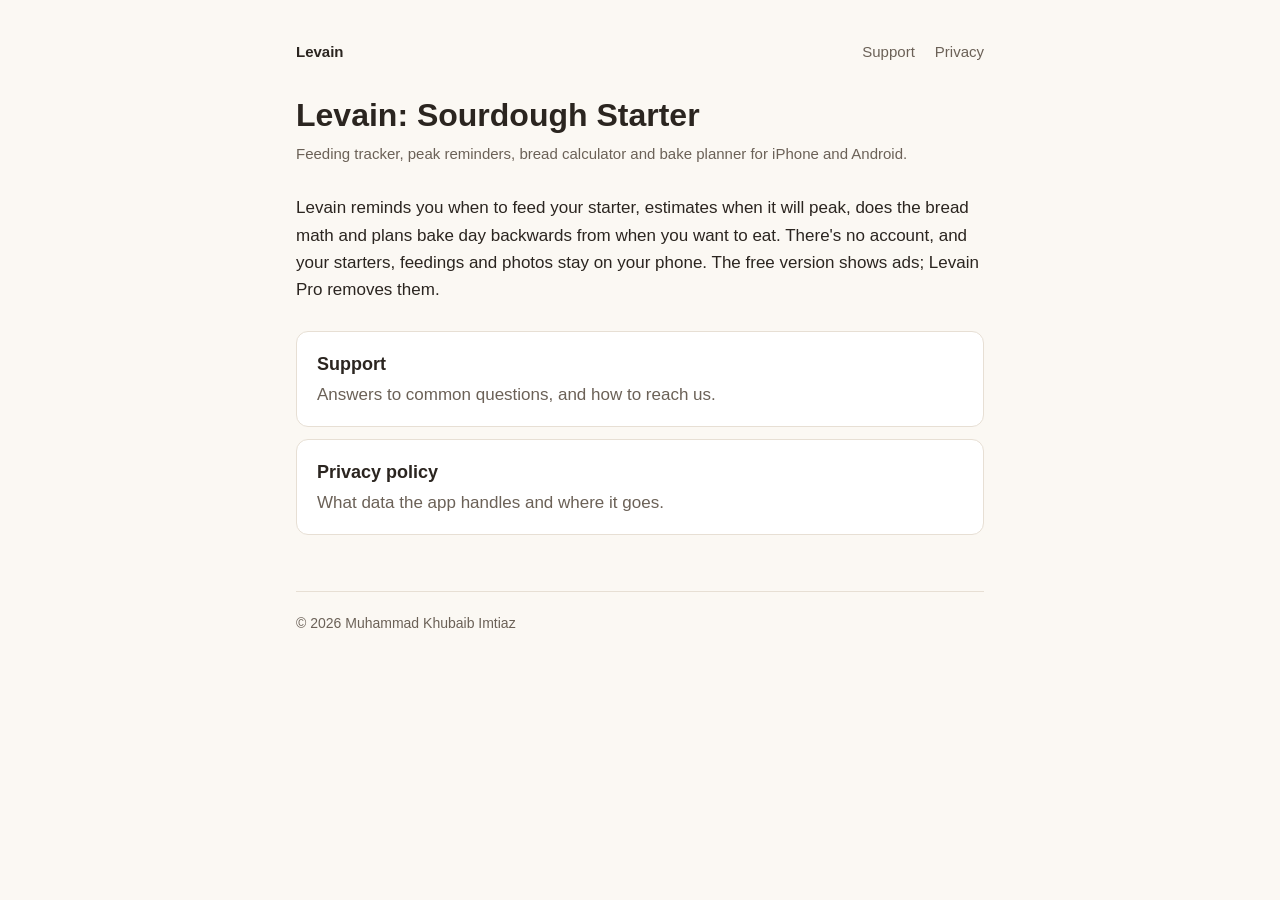
<file: index.html>
<!doctype html>
<html lang="en">
<head>
  <meta charset="utf-8">
  <meta name="viewport" content="width=device-width, initial-scale=1">
  <title>Levain: Sourdough Starter</title>
  <meta name="description" content="Levain tracks your sourdough starter, reminds you when to feed it and plans bake day.">
  <link rel="stylesheet" href="style.css">
</head>
<body>
<main>
  <nav>
    <a class="brand" href="./" aria-current="page">Levain</a>
    <a href="support/">Support</a>
    <a href="privacy/">Privacy</a>
  </nav>

  <h1>Levain: Sourdough Starter</h1>
  <p class="meta">Feeding tracker, peak reminders, bread calculator and bake planner for iPhone and Android.</p>

  <p>Levain reminds you when to feed your starter, estimates when it will peak, does the bread math and plans bake
    day backwards from when you want to eat. There's no account, and your starters, feedings and photos stay on
    your phone. The free version shows ads; Levain Pro removes them.</p>

  <div class="cards">
    <a class="card" href="support/"><strong>Support</strong><span>Answers to common questions, and how to reach us.</span></a>
    <a class="card" href="privacy/"><strong>Privacy policy</strong><span>What data the app handles and where it goes.</span></a>
  </div>

  <footer>© 2026 Muhammad Khubaib Imtiaz</footer>
</main>
</body>
</html>
</file>
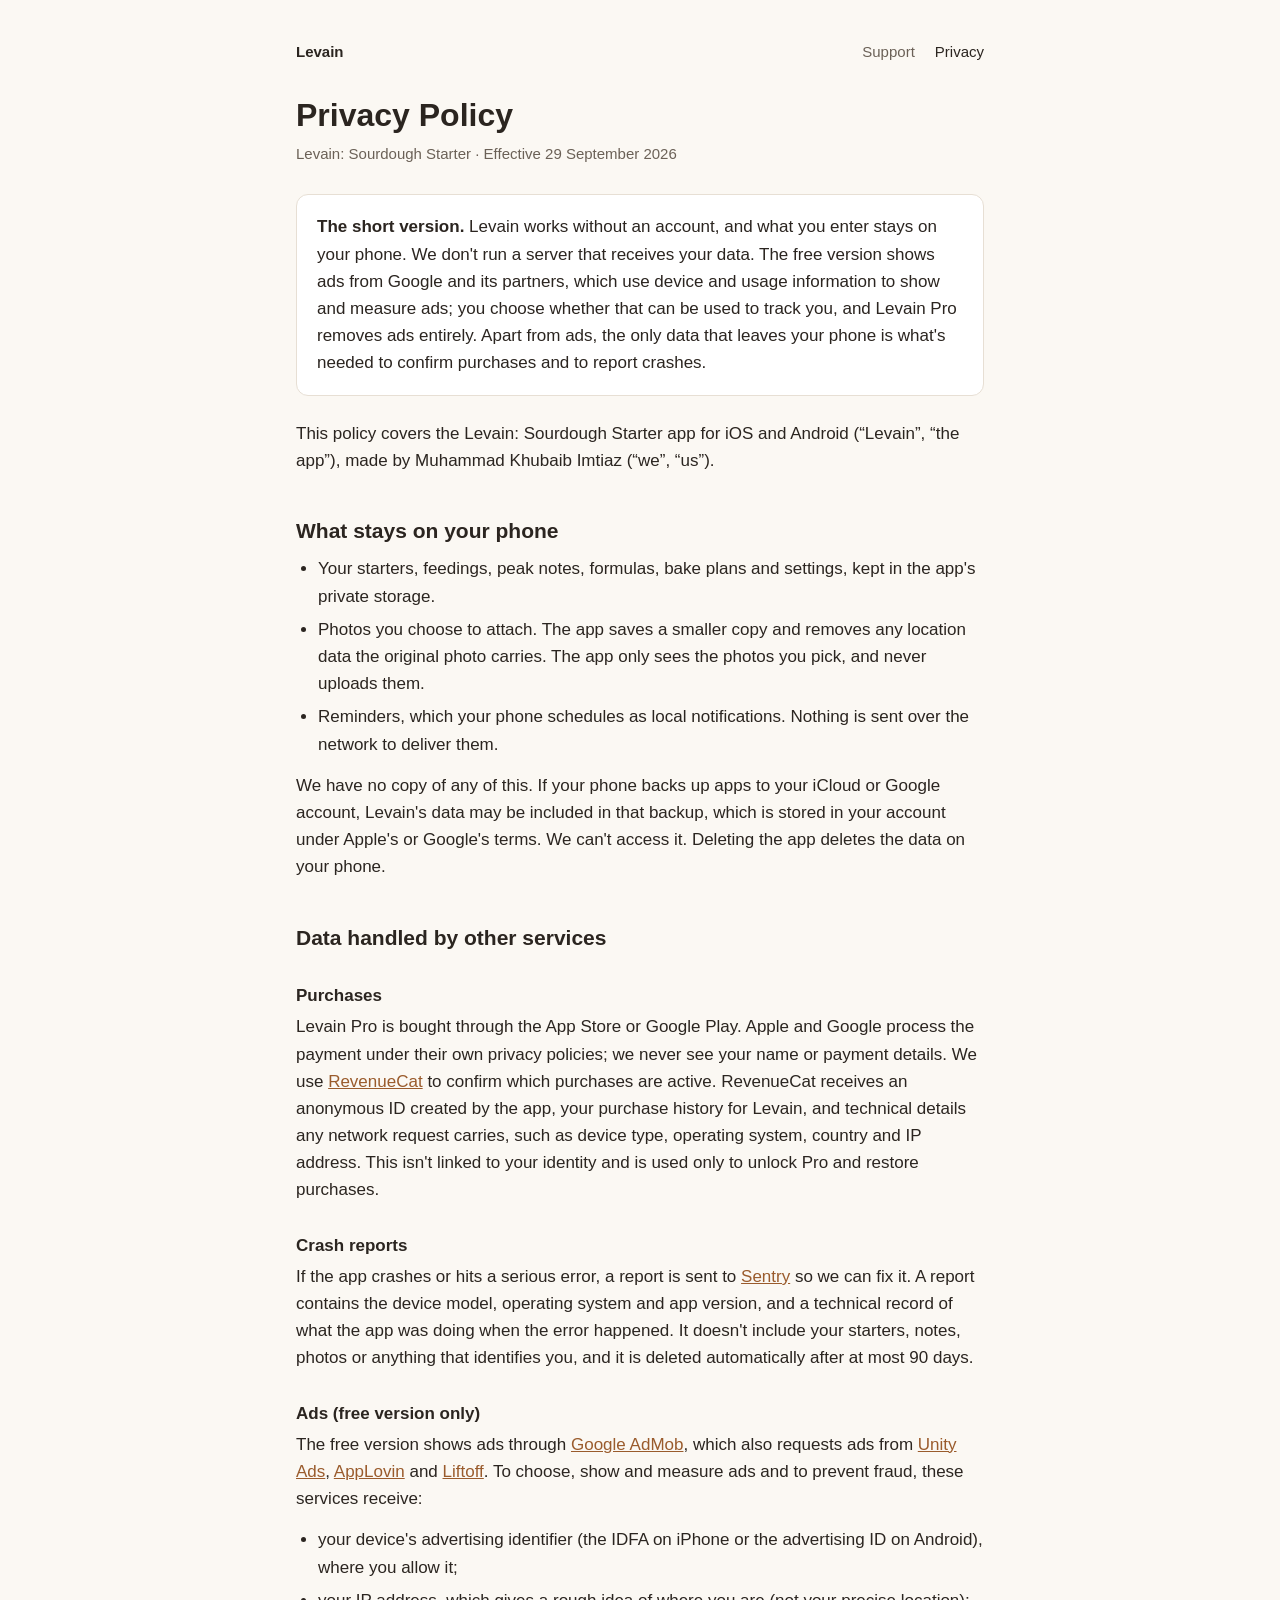
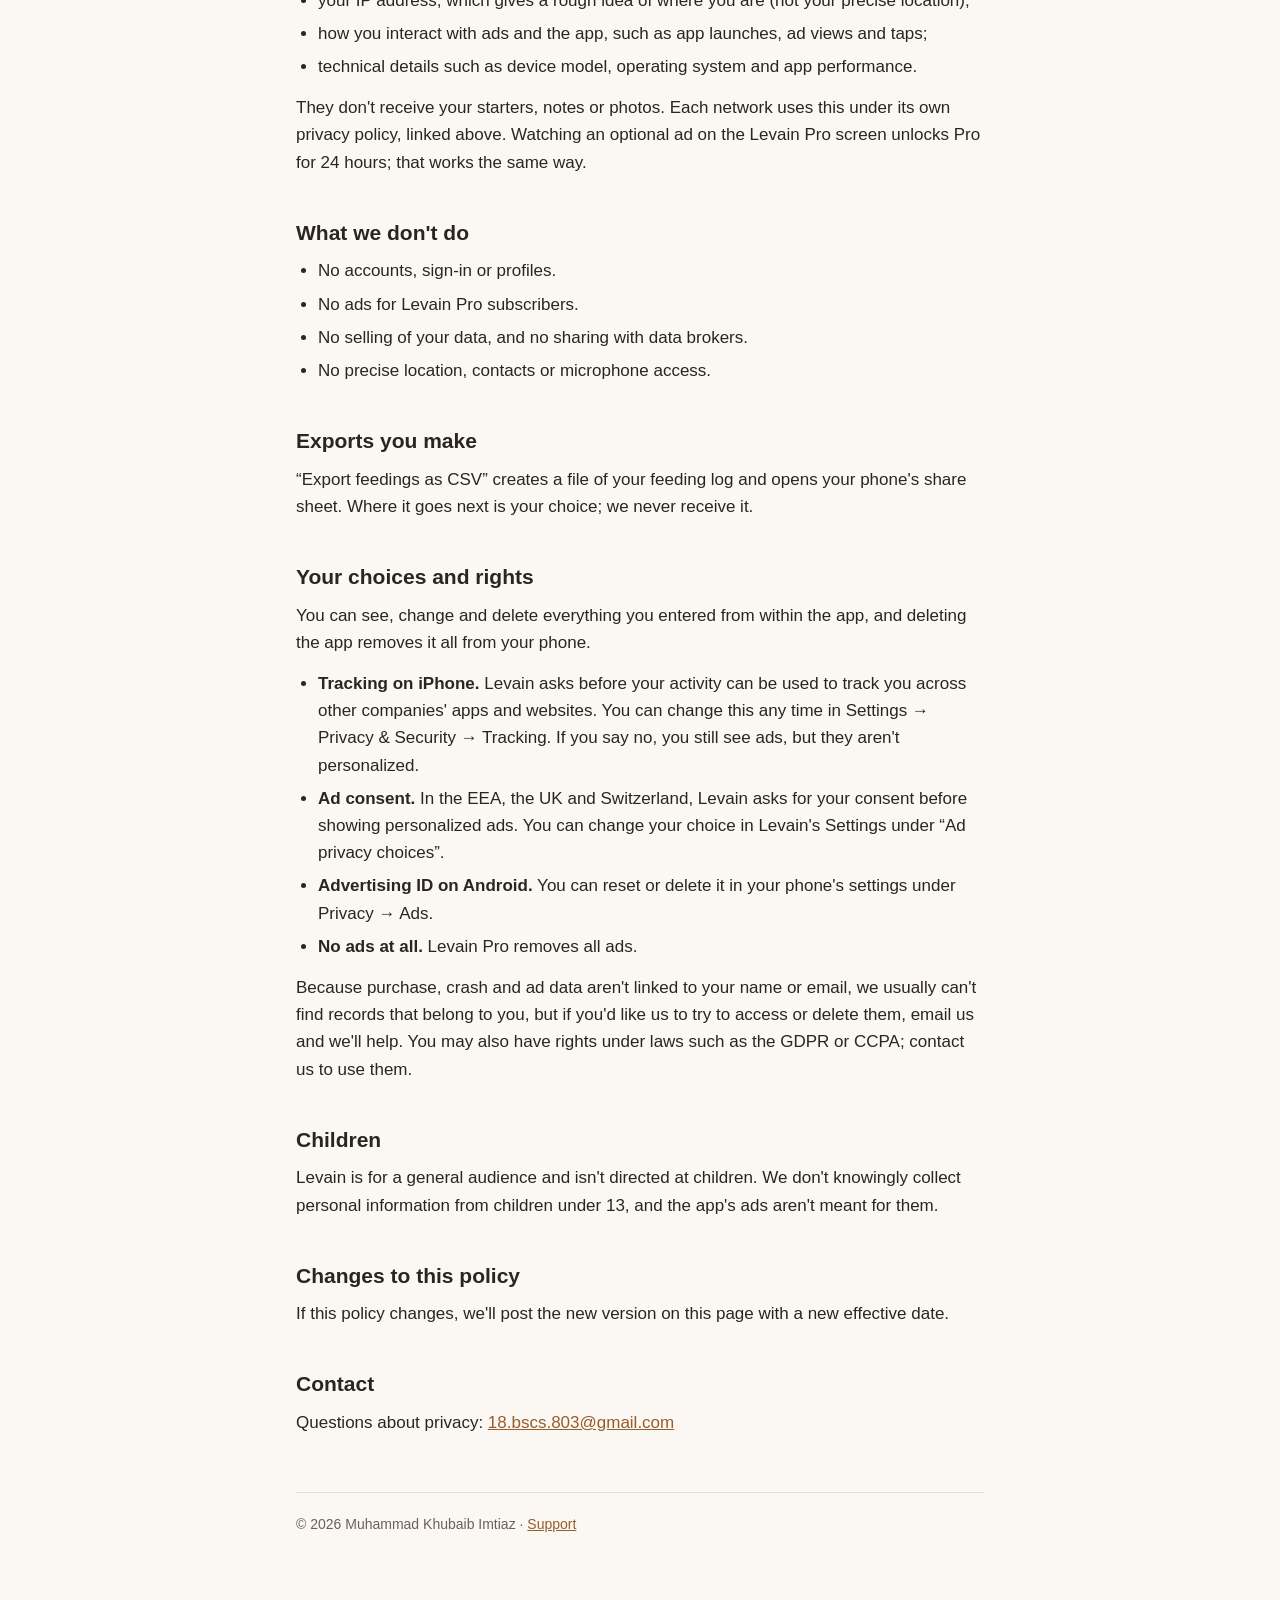
<file: privacy/index.html>
<!doctype html>
<html lang="en">
<head>
  <meta charset="utf-8">
  <meta name="viewport" content="width=device-width, initial-scale=1">
  <title>Privacy Policy · Levain</title>
  <meta name="description" content="Privacy policy for Levain: Sourdough Starter.">
  <link rel="stylesheet" href="../style.css">
</head>
<body>
<main>
  <nav>
    <a class="brand" href="../">Levain</a>
    <a href="../support/">Support</a>
    <a href="./" aria-current="page">Privacy</a>
  </nav>

  <h1>Privacy Policy</h1>
  <p class="meta">Levain: Sourdough Starter · Effective 29 September 2026</p>

  <div class="summary">
    <p><strong>The short version.</strong> Levain works without an account, and what you enter stays on your
      phone. We don't run a server that receives your data. The free version shows ads from Google and its partners,
      which use device and usage information to show and measure ads; you choose whether that can be used to track
      you, and Levain Pro removes ads entirely. Apart from ads, the only data that leaves your phone is what's needed
      to confirm purchases and to report crashes.</p>
  </div>

  <p>This policy covers the Levain: Sourdough Starter app for iOS and Android (“Levain”, “the app”), made by
    Muhammad Khubaib Imtiaz (“we”, “us”).</p>

  <h2>What stays on your phone</h2>
  <ul>
    <li>Your starters, feedings, peak notes, formulas, bake plans and settings, kept in the app's private storage.</li>
    <li>Photos you choose to attach. The app saves a smaller copy and removes any location data the original
      photo carries. The app only sees the photos you pick, and never uploads them.</li>
    <li>Reminders, which your phone schedules as local notifications. Nothing is sent over the network to deliver
      them.</li>
  </ul>
  <p>We have no copy of any of this. If your phone backs up apps to your iCloud or Google account, Levain's data
    may be included in that backup, which is stored in your account under Apple's or Google's terms. We can't
    access it. Deleting the app deletes the data on your phone.</p>

  <h2>Data handled by other services</h2>

  <h3>Purchases</h3>
  <p>Levain Pro is bought through the App Store or Google Play. Apple and Google process the payment under their own
    privacy policies; we never see your name or payment details. We use
    <a href="https://www.revenuecat.com/privacy/">RevenueCat</a> to confirm which purchases are active. RevenueCat
    receives an anonymous ID created by the app, your purchase history for Levain, and technical details any
    network request carries, such as device type, operating system, country and IP address. This isn't linked to
    your identity and is used only to unlock Pro and restore purchases.</p>

  <h3>Crash reports</h3>
  <p>If the app crashes or hits a serious error, a report is sent to <a href="https://sentry.io/privacy/">Sentry</a>
    so we can fix it. A report contains the device model, operating system and app version, and a technical record
    of what the app was doing when the error happened. It doesn't include your starters, notes, photos or anything
    that identifies you, and it is deleted automatically after at most 90 days.</p>

  <h3>Ads (free version only)</h3>
  <p>The free version shows ads through <a href="https://policies.google.com/technologies/ads">Google AdMob</a>,
    which also requests ads from <a href="https://unity.com/legal/game-player-and-app-user-privacy-policy">Unity
    Ads</a>, <a href="https://www.applovin.com/privacy/">AppLovin</a> and
    <a href="https://liftoff.io/privacy-policy/">Liftoff</a>. To choose, show and measure ads and to prevent fraud,
    these services receive:</p>
  <ul>
    <li>your device's advertising identifier (the IDFA on iPhone or the advertising ID on Android), where you
      allow it;</li>
    <li>your IP address, which gives a rough idea of where you are (not your precise location);</li>
    <li>how you interact with ads and the app, such as app launches, ad views and taps;</li>
    <li>technical details such as device model, operating system and app performance.</li>
  </ul>
  <p>They don't receive your starters, notes or photos. Each network uses this under its own privacy policy, linked
    above. Watching an optional ad on the Levain Pro screen unlocks Pro for 24 hours; that works the same way.</p>

  <h2>What we don't do</h2>
  <ul>
    <li>No accounts, sign-in or profiles.</li>
    <li>No ads for Levain Pro subscribers.</li>
    <li>No selling of your data, and no sharing with data brokers.</li>
    <li>No precise location, contacts or microphone access.</li>
  </ul>

  <h2>Exports you make</h2>
  <p>“Export feedings as CSV” creates a file of your feeding log and opens your phone's share sheet. Where it goes next is your
    choice; we never receive it.</p>

  <h2>Your choices and rights</h2>
  <p>You can see, change and delete everything you entered from within the app, and deleting the app removes it all
    from your phone.</p>
  <ul>
    <li><strong>Tracking on iPhone.</strong> Levain asks before your activity can be used to track you across other
      companies' apps and websites. You can change this any time in Settings → Privacy &amp; Security →
      Tracking. If you say no, you still see ads, but they aren't personalized.</li>
    <li><strong>Ad consent.</strong> In the EEA, the UK and Switzerland, Levain asks for your consent before showing
      personalized ads. You can change your choice in Levain's Settings under “Ad privacy choices”.</li>
    <li><strong>Advertising ID on Android.</strong> You can reset or delete it in your phone's settings under
      Privacy → Ads.</li>
    <li><strong>No ads at all.</strong> Levain Pro removes all ads.</li>
  </ul>
  <p>Because purchase, crash and ad data aren't linked to your name or email, we usually can't find records that
    belong to you, but if you'd like us to try to access or delete them, email us and we'll help. You may also have
    rights under laws such as the GDPR or CCPA; contact us to use them.</p>

  <h2>Children</h2>
  <p>Levain is for a general audience and isn't directed at children. We don't knowingly collect personal
    information from children under 13, and the app's ads aren't meant for them.</p>

  <h2>Changes to this policy</h2>
  <p>If this policy changes, we'll post the new version on this page with a new effective date.</p>

  <h2>Contact</h2>
  <p>Questions about privacy: <a href="mailto:18.bscs.803@gmail.com?subject=Levain%20privacy">18.bscs.803@gmail.com</a></p>

  <footer>© 2026 Muhammad Khubaib Imtiaz · <a href="../support/">Support</a></footer>
</main>
</body>
</html>
</file>
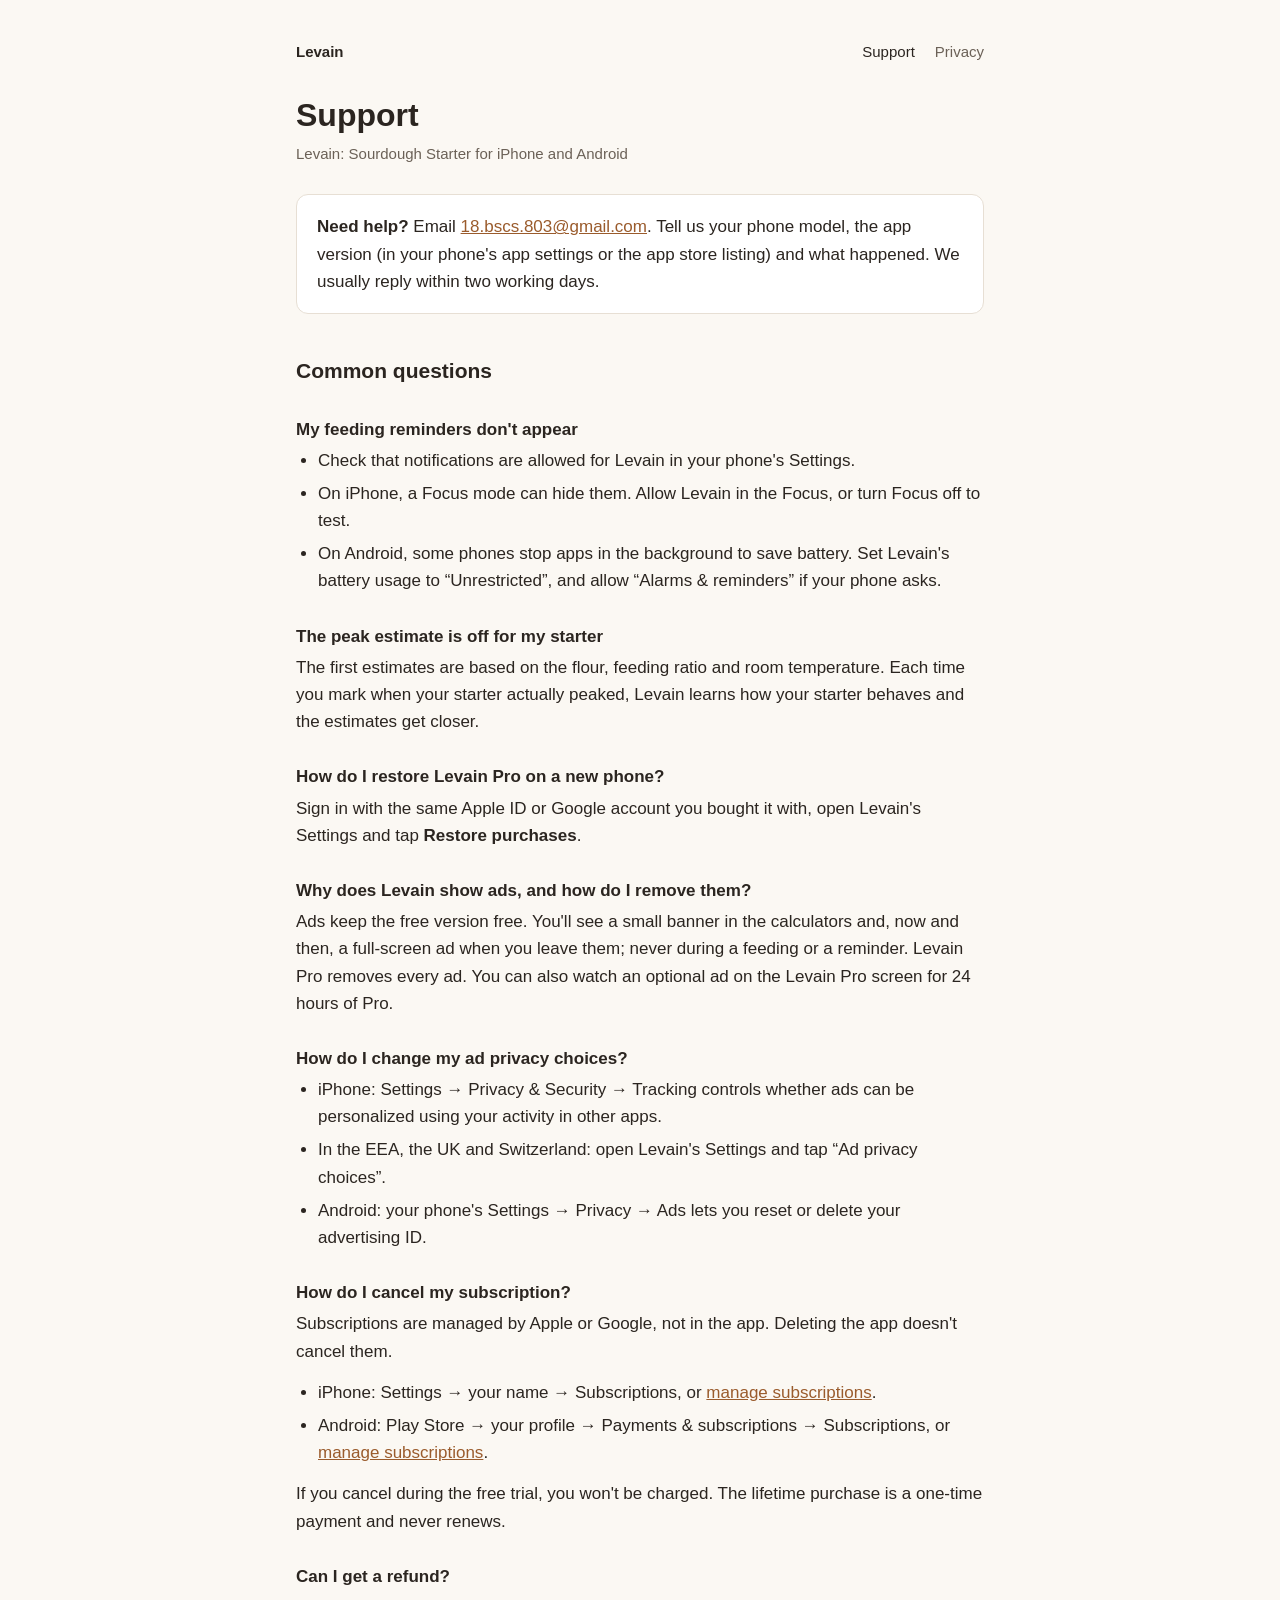
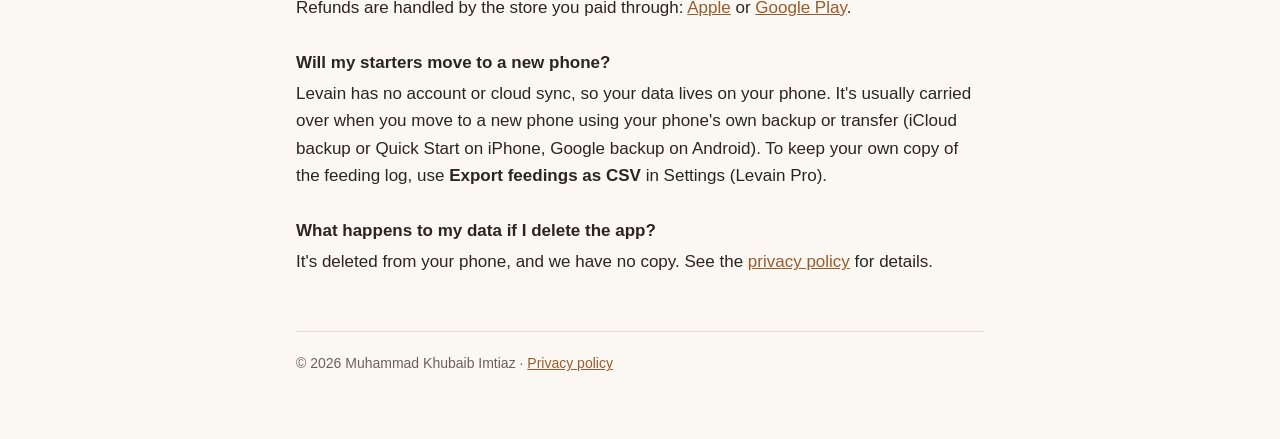
<file: support/index.html>
<!doctype html>
<html lang="en">
<head>
  <meta charset="utf-8">
  <meta name="viewport" content="width=device-width, initial-scale=1">
  <title>Support · Levain</title>
  <meta name="description" content="Help and contact for Levain: Sourdough Starter.">
  <link rel="stylesheet" href="../style.css">
</head>
<body>
<main>
  <nav>
    <a class="brand" href="../">Levain</a>
    <a href="./" aria-current="page">Support</a>
    <a href="../privacy/">Privacy</a>
  </nav>

  <h1>Support</h1>
  <p class="meta">Levain: Sourdough Starter for iPhone and Android</p>

  <div class="summary">
    <p><strong>Need help?</strong> Email
      <a href="mailto:18.bscs.803@gmail.com?subject=Levain%20support">18.bscs.803@gmail.com</a>.
      Tell us your phone model, the app version (in your phone's app settings or the app store listing) and what happened. We usually
      reply within two working days.</p>
  </div>

  <h2>Common questions</h2>

  <h3>My feeding reminders don't appear</h3>
  <ul>
    <li>Check that notifications are allowed for Levain in your phone's Settings.</li>
    <li>On iPhone, a Focus mode can hide them. Allow Levain in the Focus, or turn Focus off to test.</li>
    <li>On Android, some phones stop apps in the background to save battery. Set Levain's battery usage to
      “Unrestricted”, and allow “Alarms &amp; reminders” if your phone asks.</li>
  </ul>

  <h3>The peak estimate is off for my starter</h3>
  <p>The first estimates are based on the flour, feeding ratio and room temperature. Each time you mark when your
    starter actually peaked, Levain learns how your starter behaves and the estimates get closer.</p>

  <h3>How do I restore Levain Pro on a new phone?</h3>
  <p>Sign in with the same Apple ID or Google account you bought it with, open Levain's Settings and tap
    <strong>Restore purchases</strong>.</p>

  <h3>Why does Levain show ads, and how do I remove them?</h3>
  <p>Ads keep the free version free. You'll see a small banner in the calculators and, now and then, a full-screen
    ad when you leave them; never during a feeding or a reminder. Levain Pro removes every ad. You can also watch an
    optional ad on the Levain Pro screen for 24 hours of Pro.</p>

  <h3>How do I change my ad privacy choices?</h3>
  <ul>
    <li>iPhone: Settings → Privacy &amp; Security → Tracking controls whether ads can be personalized using your
      activity in other apps.</li>
    <li>In the EEA, the UK and Switzerland: open Levain's Settings and tap “Ad privacy choices”.</li>
    <li>Android: your phone's Settings → Privacy → Ads lets you reset or delete your advertising ID.</li>
  </ul>

  <h3>How do I cancel my subscription?</h3>
  <p>Subscriptions are managed by Apple or Google, not in the app. Deleting the app doesn't cancel them.</p>
  <ul>
    <li>iPhone: Settings → your name → Subscriptions, or
      <a href="https://apps.apple.com/account/subscriptions">manage subscriptions</a>.</li>
    <li>Android: Play Store → your profile → Payments &amp; subscriptions → Subscriptions, or
      <a href="https://play.google.com/store/account/subscriptions">manage subscriptions</a>.</li>
  </ul>
  <p>If you cancel during the free trial, you won't be charged. The lifetime purchase is a one-time payment and
    never renews.</p>

  <h3>Can I get a refund?</h3>
  <p>Refunds are handled by the store you paid through:
    <a href="https://reportaproblem.apple.com/">Apple</a> or
    <a href="https://support.google.com/googleplay/answer/2479637">Google Play</a>.</p>

  <h3>Will my starters move to a new phone?</h3>
  <p>Levain has no account or cloud sync, so your data lives on your phone. It's usually carried over when you move
    to a new phone using your phone's own backup or transfer (iCloud backup or Quick Start on iPhone, Google backup
    on Android). To keep your own copy of the feeding log, use <strong>Export feedings as CSV</strong> in Settings (Levain Pro).</p>

  <h3>What happens to my data if I delete the app?</h3>
  <p>It's deleted from your phone, and we have no copy. See the <a href="../privacy/">privacy policy</a> for
    details.</p>

  <footer>© 2026 Muhammad Khubaib Imtiaz · <a href="../privacy/">Privacy policy</a></footer>
</main>
</body>
</html>
</file>
<file: style.css>
:root {
  --bg: #fbf8f3;
  --surface: #ffffff;
  --text: #2b2520;
  --muted: #6b6157;
  --accent: #9a5b2c;
  --border: #e7dfd4;
  color-scheme: light dark;
}

@media (prefers-color-scheme: dark) {
  :root {
    --bg: #1b1815;
    --surface: #24201c;
    --text: #ede6dd;
    --muted: #b1a699;
    --accent: #e0a36f;
    --border: #3a332c;
  }
}

* { box-sizing: border-box; }

body {
  margin: 0;
  background: var(--bg);
  color: var(--text);
  font: 17px/1.6 -apple-system, BlinkMacSystemFont, "Segoe UI", Roboto, Helvetica, Arial, sans-serif;
  -webkit-text-size-adjust: 100%;
}

main {
  max-width: 720px;
  margin: 0 auto;
  padding: 40px 16px 64px;
}

nav {
  display: flex;
  gap: 20px;
  flex-wrap: wrap;
  font-size: 15px;
  margin-bottom: 32px;
}

nav a { color: var(--muted); text-decoration: none; }
nav a:hover, nav a[aria-current="page"] { color: var(--text); }
nav .brand { font-weight: 600; color: var(--text); margin-right: auto; }

h1 { font-size: 32px; line-height: 1.2; margin: 0 0 8px; }
h2 { font-size: 21px; margin: 40px 0 8px; }
h3 { font-size: 17px; margin: 28px 0 4px; }

p, ul { margin: 0 0 14px; }
ul { padding-left: 22px; }
li { margin-bottom: 6px; }

a { color: var(--accent); }

.meta { color: var(--muted); font-size: 15px; margin-bottom: 28px; }

.summary {
  background: var(--surface);
  border: 1px solid var(--border);
  border-radius: 12px;
  padding: 18px 20px;
  margin: 24px 0;
}
.summary p:last-child { margin-bottom: 0; }

.cards { display: grid; gap: 12px; margin-top: 28px; }
.card {
  display: block;
  background: var(--surface);
  border: 1px solid var(--border);
  border-radius: 12px;
  padding: 18px 20px;
  color: var(--text);
  text-decoration: none;
}
.card:hover { border-color: var(--accent); }
.card strong { display: block; font-size: 18px; margin-bottom: 2px; }
.card span { color: var(--muted); }

footer {
  margin-top: 56px;
  padding-top: 20px;
  border-top: 1px solid var(--border);
  color: var(--muted);
  font-size: 14px;
}
</file>
